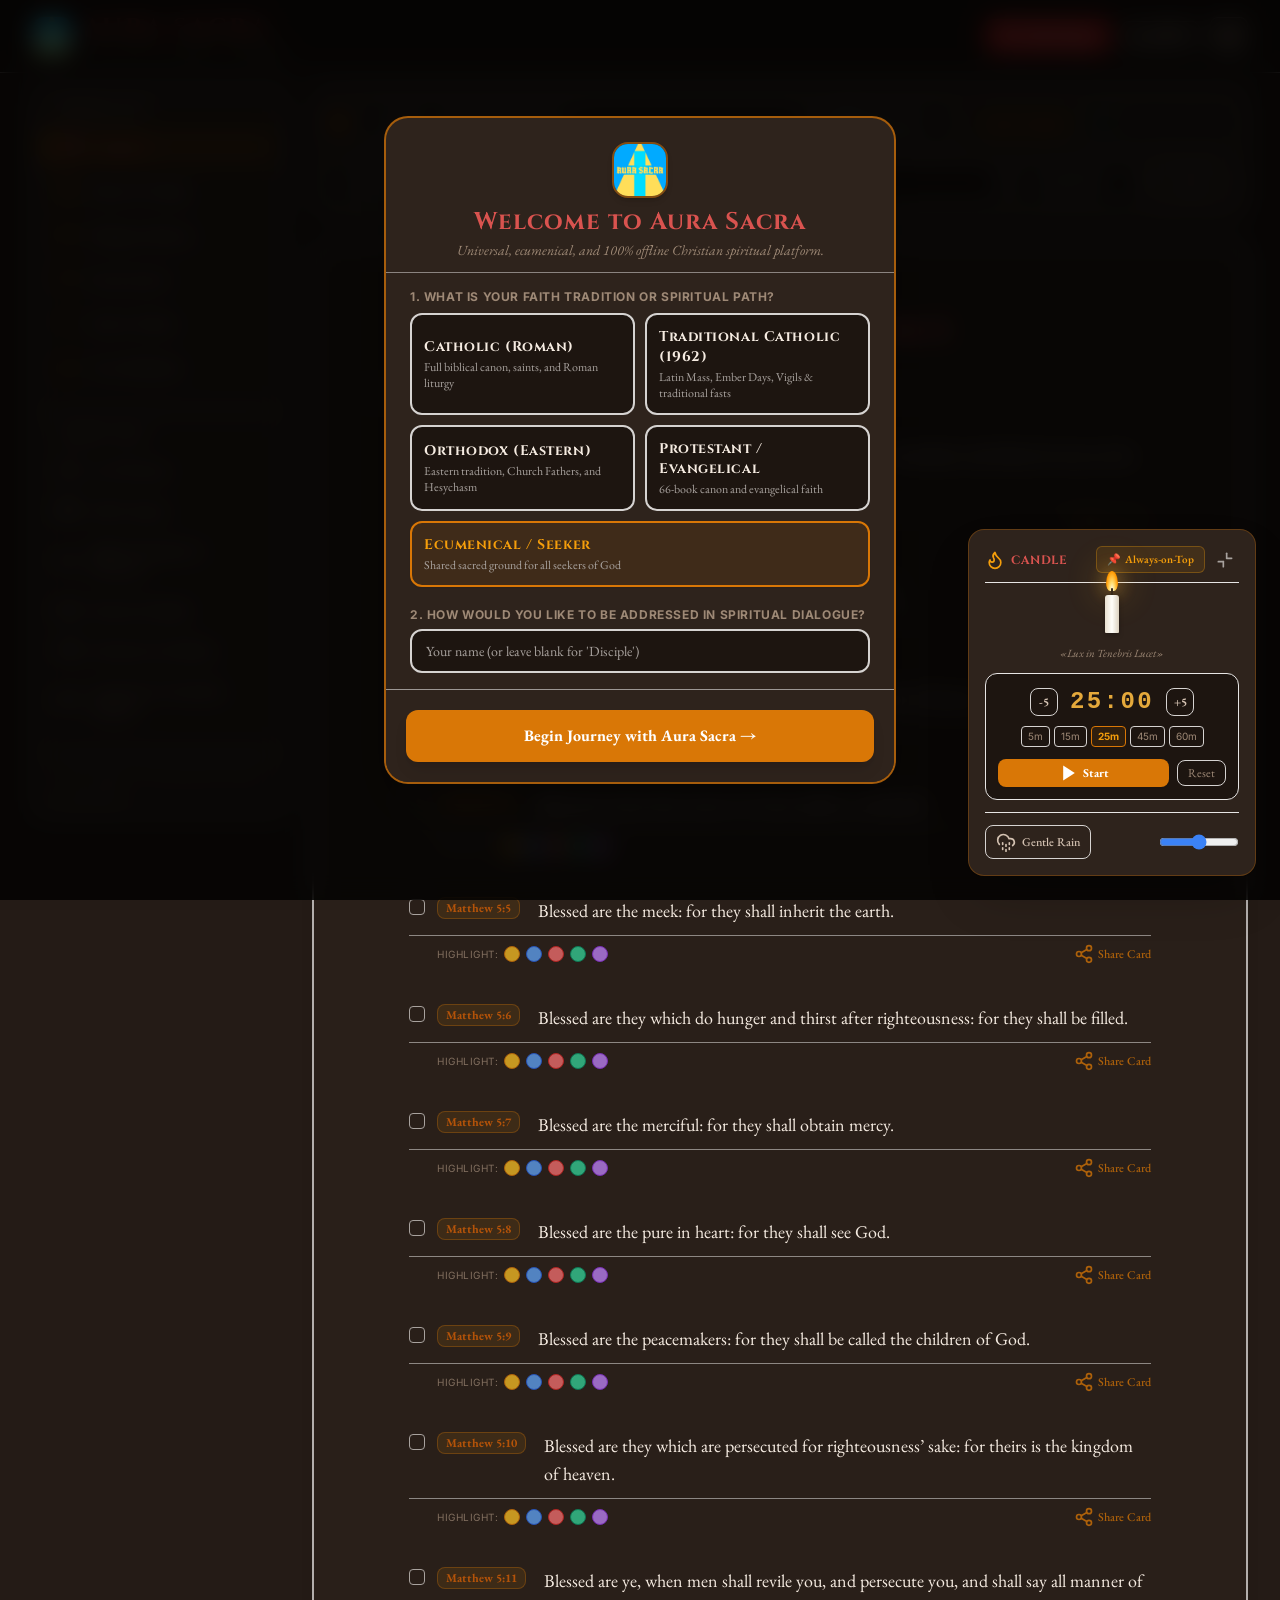
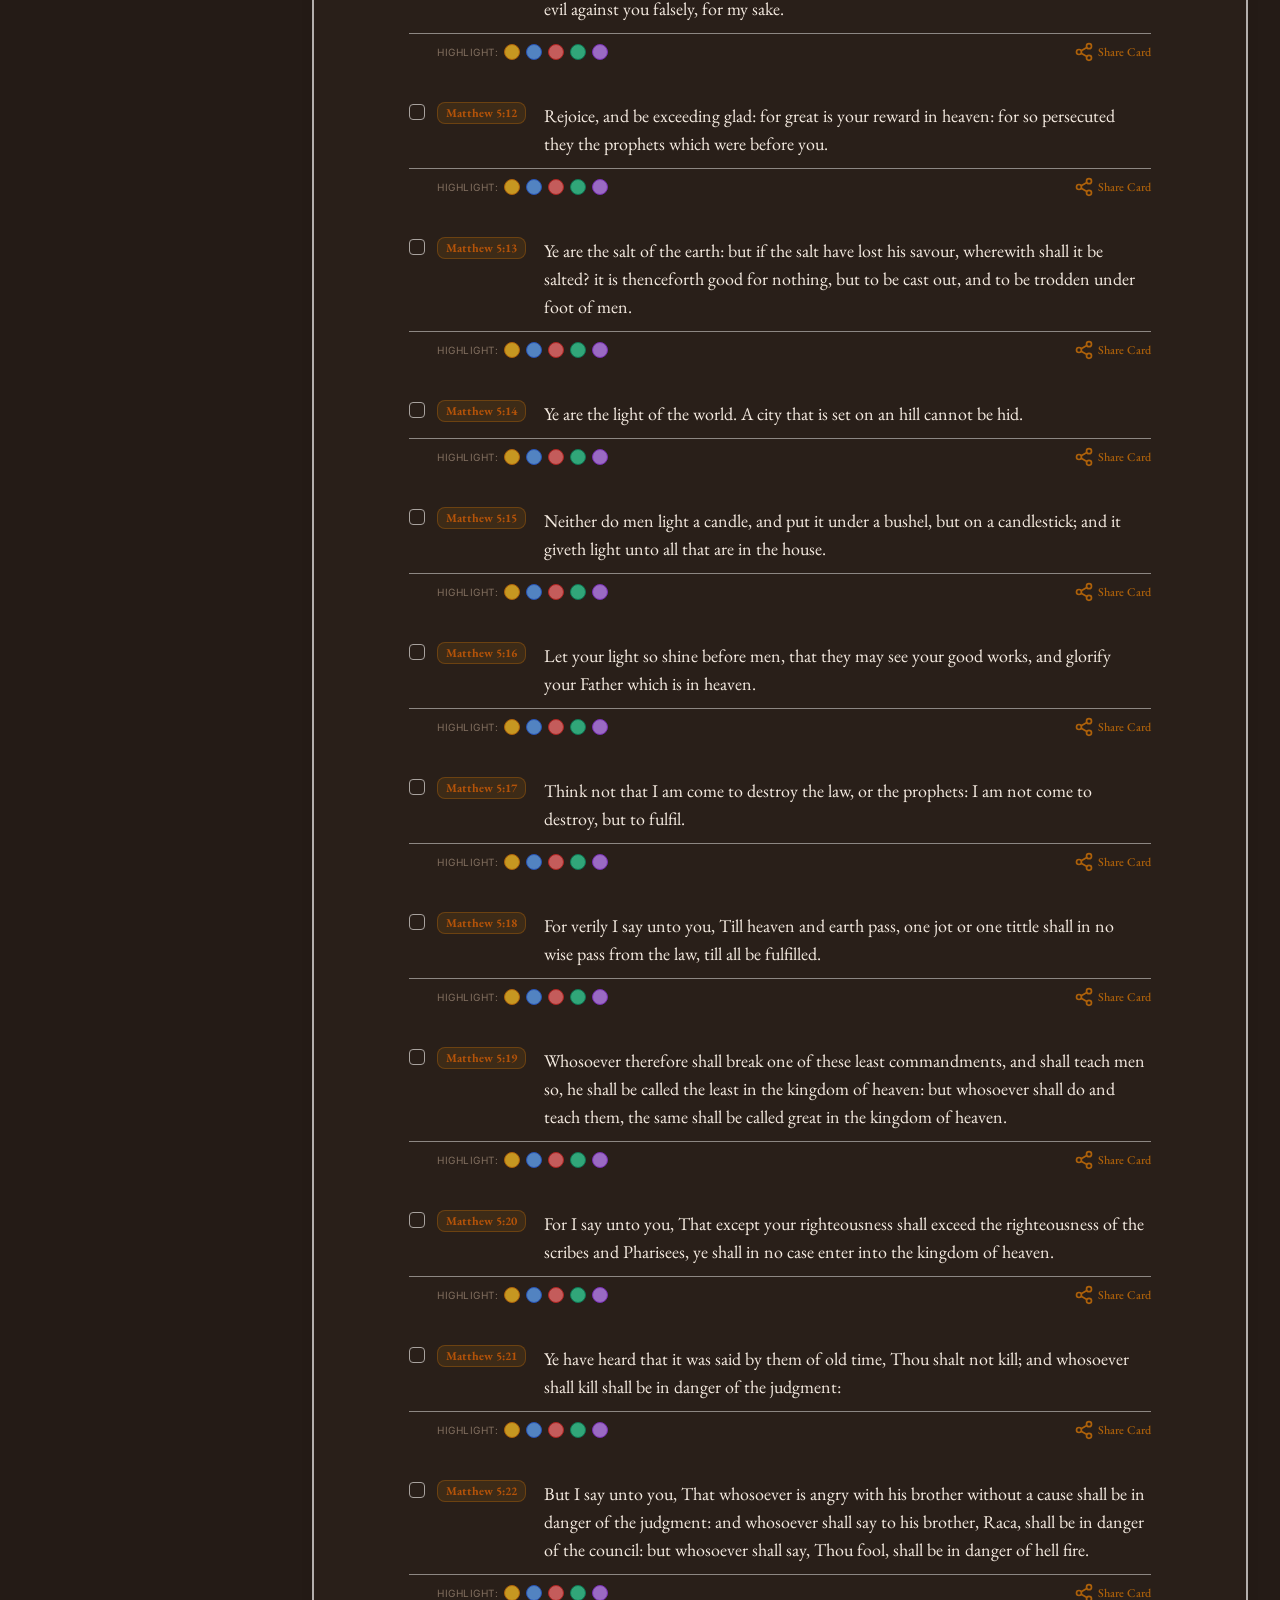
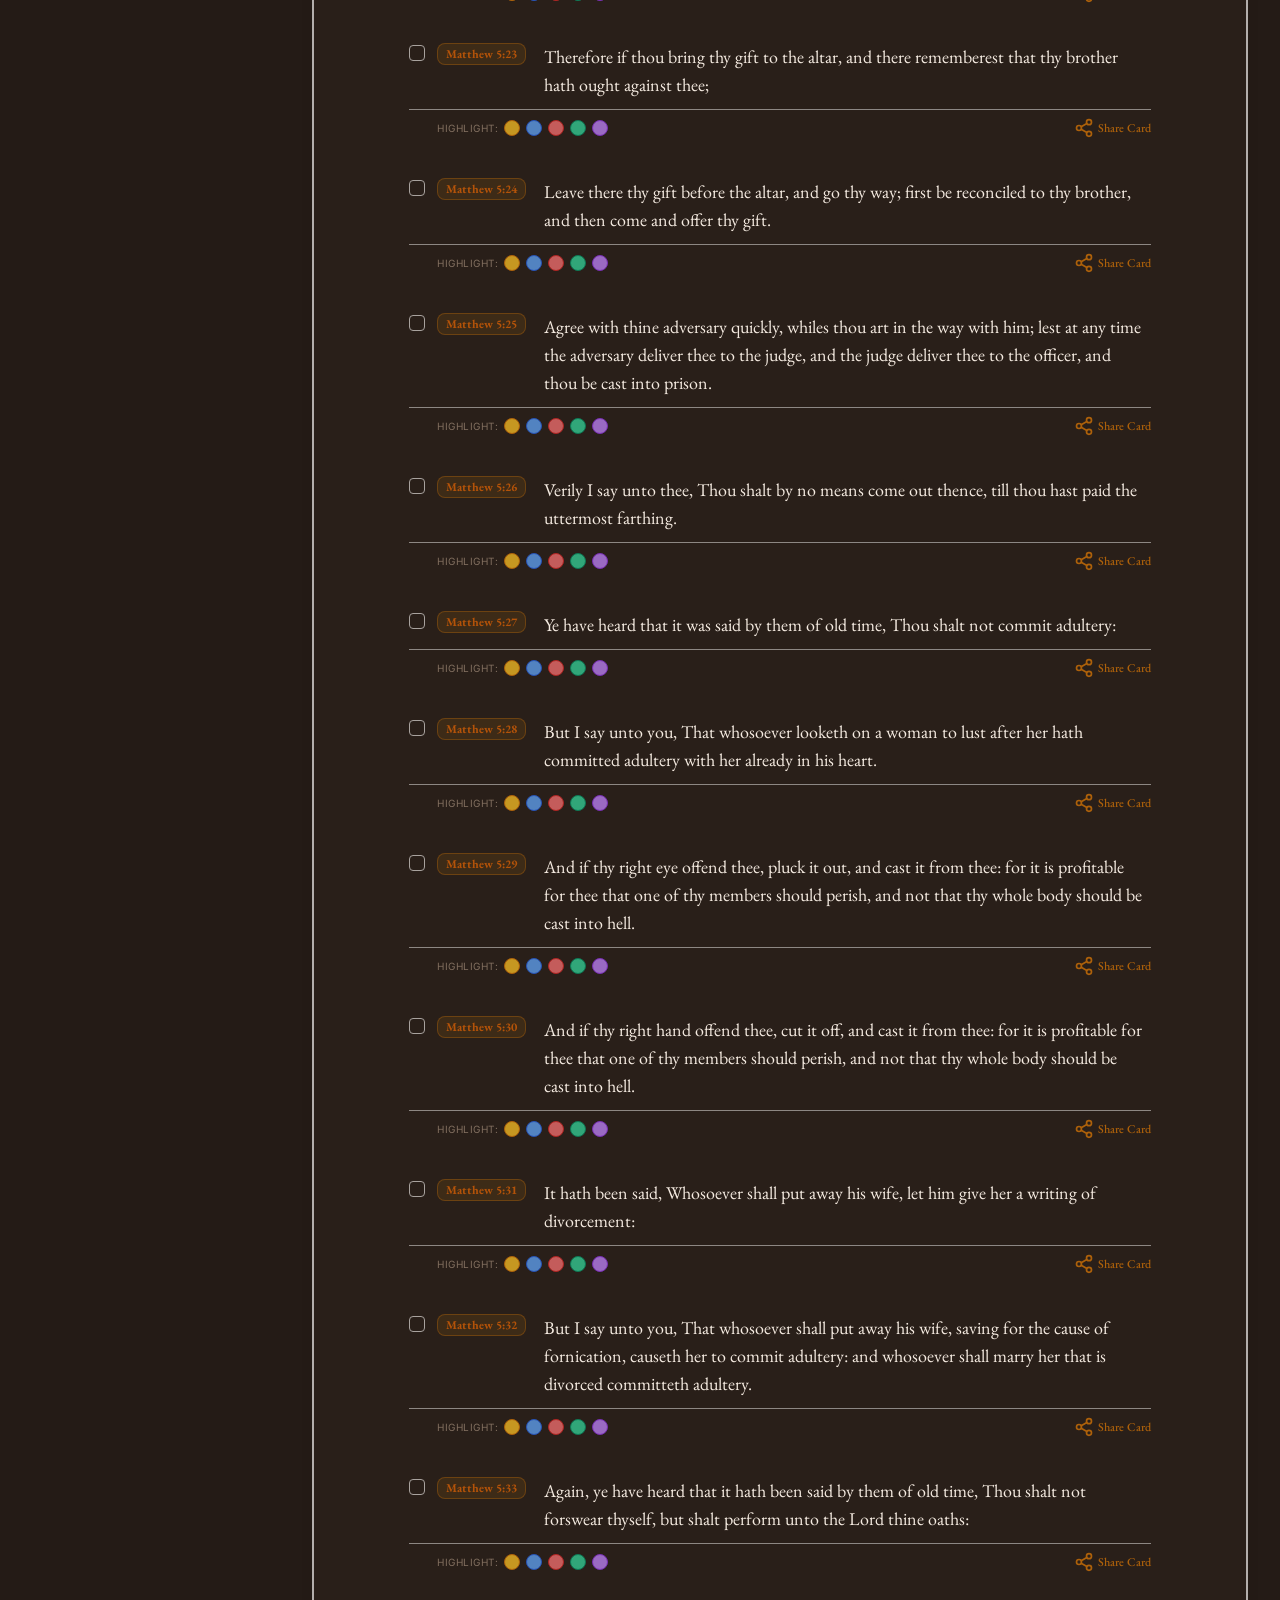
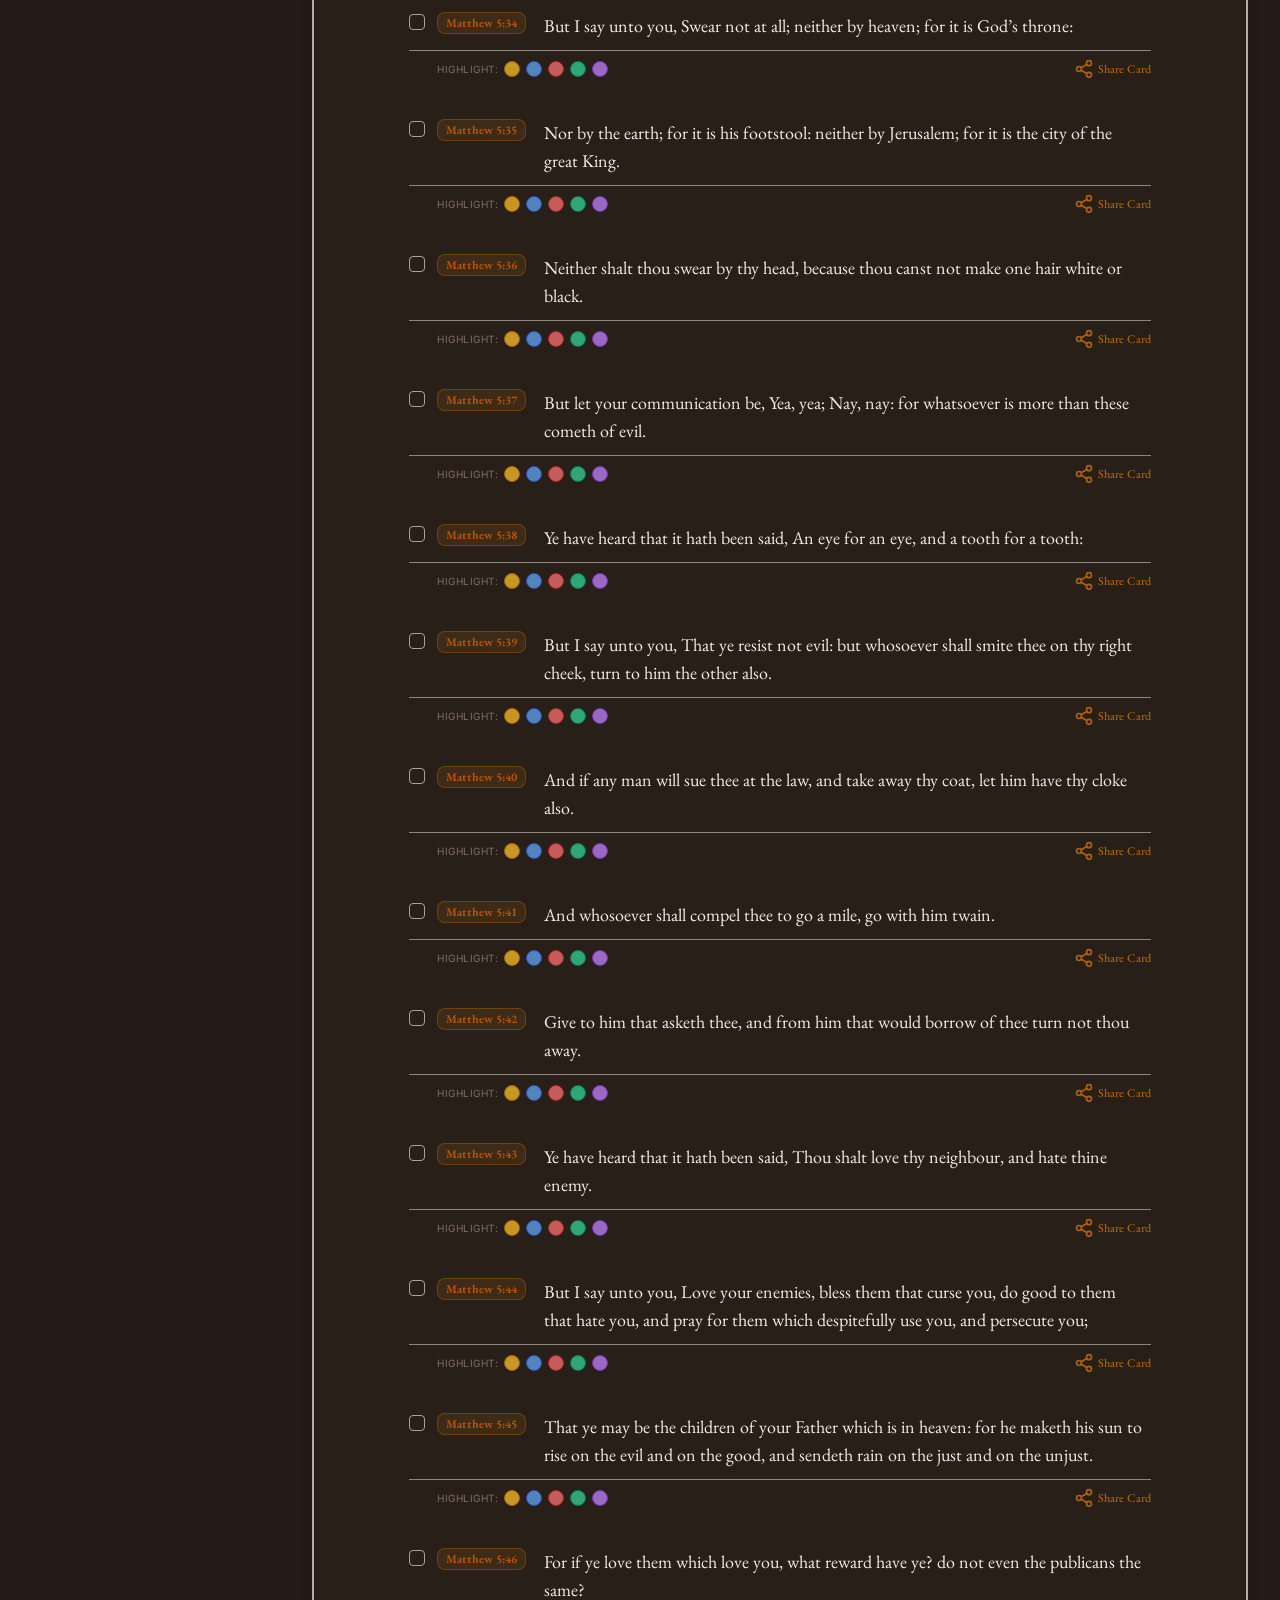
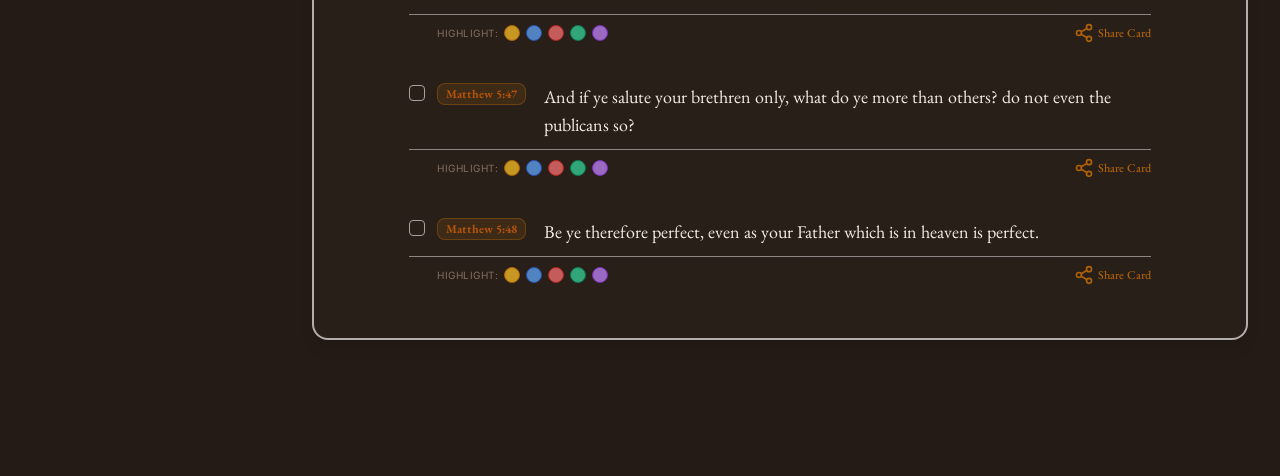
<file: index.html>
<!DOCTYPE html>
<html lang="en" data-theme="dawn">
<head>
  <meta charset="UTF-8">
  <meta name="viewport" content="width=device-width, initial-scale=1.0, maximum-scale=1.0, user-scalable=no, viewport-fit=cover">
  <title>Aura Sacra — Universal Christian Platform</title>
  
  <!-- Prevent Automatic Translation Distortion of Sacred Texts -->
  <meta name="google" content="notranslate">

  <!-- PWA & Mobile Meta Tags -->
  <link rel="manifest" href="./manifest.json">
  <link rel="icon" type="image/png" href="./icons/favicon.png">
  <meta name="theme-color" content="#c69214">
  <meta name="apple-mobile-web-app-capable" content="yes">
  <meta name="apple-mobile-web-app-status-bar-style" content="black-translucent">
  <meta name="apple-mobile-web-app-title" content="Aura Sacra">
  <link rel="apple-touch-icon" href="./icons/icon-192.png">
  
  <!-- Instant Web App Standalone Detection (lowers top bar immediately without layout flash) -->
  <script>
    if (window.navigator.standalone === true || window.matchMedia('(display-mode: standalone)').matches || window.matchMedia('(display-mode: fullscreen)').matches) {
      document.documentElement.classList.add('is-standalone-app');
    }
  </script>

  <!-- Tailwind CSS: Local standalone engine for 100% offline & desktop app resilience -->
  <script src="./js/tailwindcss.js"></script>
  <script>
    if (typeof tailwind !== 'undefined') {
      tailwind.config = {
        darkMode: ['class', '[data-theme="night"]'],
        theme: {
          extend: {
            colors: {
              parchment: {
                light: '#fdfbf7',
                base: '#f6efe2',
                dark: '#241b16',
                night: '#151519'
              },
              sacred: {
                gold: '#c69214',
                vermilion: '#b93b2c',
                blue: '#235789',
                amber: '#e5a93b'
              }
            },
            fontFamily: {
              serif: ['EB Garamond', 'Georgia', 'serif'],
              display: ['Cinzel', 'serif'],
              sans: ['Inter', 'system-ui', 'sans-serif']
            }
          }
        }
      };
    }
  </script>

  <!-- Custom Styles: Circadian themes, manuscript textures, living flame -->
  <link rel="stylesheet" href="./css/style.css">
</head>
<body class="antialiased selection:bg-amber-200 selection:text-amber-900 pb-32 sm:pb-28 md:pb-6">

  <!-- Main Application Root -->
  <div id="app" class="min-h-screen flex flex-col transition-colors duration-700">
    
    <!-- Top Navbar -->
    <header id="navbar-container"></header>

    <!-- Main Content Area: Sidebar + Active View (Desktop & Mobile) -->
    <div class="flex-1 flex max-w-7xl w-full mx-auto px-3 sm:px-6 lg:px-8 py-4 gap-6">
      
      <!-- Desktop Monastic Sidebar (Hidden on Mobile) -->
      <aside id="sidebar-container" class="hidden md:block w-64 flex-shrink-0"></aside>

      <!-- Dynamic Active Tab Content Container -->
      <main id="main-content" class="flex-1 min-w-0 transition-opacity duration-300"></main>
    </div>

    <!-- Mobile Bottom Navigation (Floating Dock, Detached from Bottom) -->
    <nav id="bottom-nav-container" class="md:hidden fixed z-40"></nav>

    <!-- Desktop Floating Living Candle Widget (Always-On-Top) -->
    <div id="floating-candle-container" class="hidden md:block"></div>

    <!-- Modals Container (SOS, Promises, Examination, Schedule, Feedback, Settings, Onboarding, Share Card) -->
    <div id="modals-container"></div>
  </div>

  <!-- Main ES Module Script -->
  <script type="module" src="./js/app.js"></script>

  <!-- Service Worker Registration for PWA Offline Functionality -->
  <script>
    if ('serviceWorker' in navigator) {
      window.addEventListener('load', () => {
        navigator.serviceWorker.register('./sw.js').then((reg) => {
          reg.update().catch(() => {});
        }).catch(err => {
          console.log('SW registration note:', err);
        });
      });
    }
  </script>
</body>
</html>
</file>
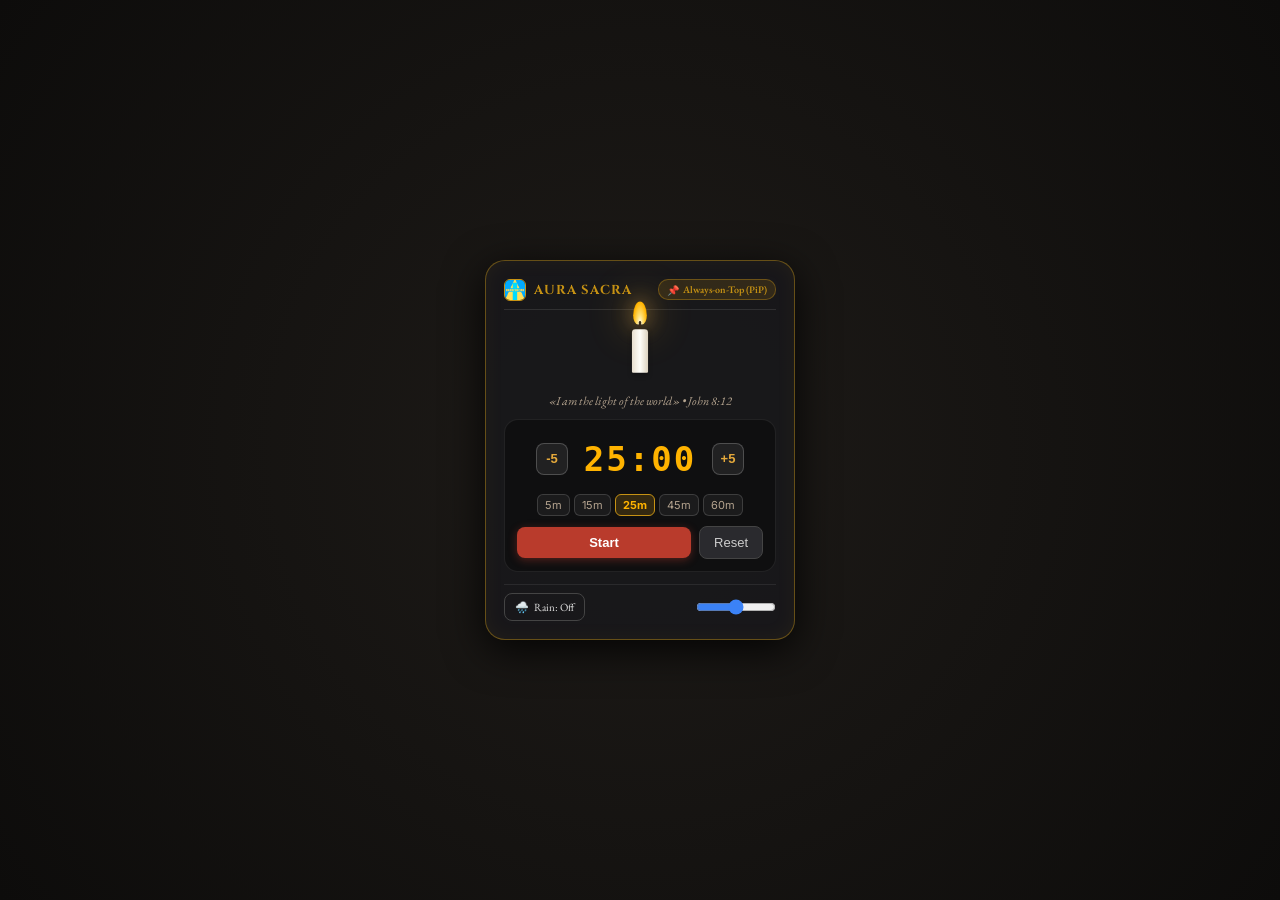
<file: candle-popup.html>
<!DOCTYPE html>
<html lang="en" data-theme="night">
<head>
  <meta charset="UTF-8">
  <meta name="viewport" content="width=device-width, initial-scale=1.0">
  <title>Aura Sacra — Living Candle (Pop-up Focus)</title>
  <link rel="icon" type="image/png" href="./icons/favicon.png">
  <link rel="stylesheet" href="./css/style.css">
  <style>
    body {
      margin: 0;
      padding: 16px;
      min-height: 100vh;
      display: flex;
      flex-direction: column;
      align-items: center;
      justify-content: center;
      background: radial-gradient(circle at center, #1e1b18 0%, #0d0c0b 100%);
      color: #eedfc7;
      user-select: none;
      font-family: var(--font-serif);
      overflow: hidden;
      box-sizing: border-box;
    }
    .popup-card {
      width: 100%;
      max-width: 310px;
      background: rgba(24, 24, 28, 0.96);
      border: 1px solid rgba(198, 146, 20, 0.45);
      border-radius: 20px;
      padding: 18px;
      box-shadow: 0 10px 40px rgba(0, 0, 0, 0.85), inset 0 0 20px rgba(198, 146, 20, 0.06);
      text-align: center;
      box-sizing: border-box;
    }
    .btn-preset {
      background: rgba(255, 255, 255, 0.05);
      border: 1px solid rgba(255, 255, 255, 0.15);
      color: #b5a48f;
      border-radius: 6px;
      padding: 3px 7px;
      font-size: 11px;
      font-family: var(--font-sans);
      cursor: pointer;
      transition: all 0.2s;
    }
    .btn-preset:hover, .btn-preset.active {
      border-color: #c69214;
      background: rgba(198, 146, 20, 0.2);
      color: #ffb300;
      font-weight: bold;
    }
    .btn-step {
      background: rgba(255, 255, 255, 0.08);
      border: 1px solid rgba(255, 255, 255, 0.2);
      color: #e5a93b;
      border-radius: 8px;
      width: 32px;
      height: 32px;
      font-size: 13px;
      font-weight: bold;
      cursor: pointer;
      display: flex;
      align-items: center;
      justify-content: center;
      transition: all 0.15s;
    }
    .btn-step:hover {
      background: rgba(198, 146, 20, 0.25);
      border-color: #c69214;
      transform: scale(1.05);
    }
  </style>
</head>
<body>

  <div class="popup-card">
    
    <!-- Header -->
    <div style="display: flex; align-items: center; justify-content: space-between; border-bottom: 1px solid rgba(255,255,255,0.1); padding-bottom: 8px; margin-bottom: 10px;">
      <div style="display: flex; align-items: center; gap: 8px;">
        <img src="./icons/logo.png" alt="Aura Sacra" style="width: 22px; height: 22px; border-radius: 6px; border: 1px solid #c69214;">
        <span style="font-family: var(--font-display); font-size: 13px; font-weight: bold; color: #c69214; letter-spacing: 1px;">AURA SACRA</span>
      </div>
      <div style="display: flex; align-items: center; gap: 6px;">
        <button id="btn-popup-pip" style="font-size: 10px; font-family: var(--font-sans); color: #c69214; background: rgba(198, 146, 20, 0.15); border: 1px solid rgba(198, 146, 20, 0.4); padding: 3px 8px; border-radius: 10px; font-weight: 600; cursor: pointer; display: flex; align-items: center; gap: 4px; transition: all 0.2s;" title="Pin always on top of all windows and apps (Picture-in-Picture)">
          📌 <span id="pip-btn-text">Always-on-Top (PiP)</span>
        </button>
      </div>
    </div>

    <!-- Animated Living Flame -->
    <div style="padding: 12px 0 8px 0;">
      <div class="candle-wrapper" style="transform: scale(1.15); margin-bottom: 8px;">
        <div class="candle-flame"></div>
        <div class="candle-wick"></div>
        <div class="candle-body"></div>
      </div>
      <p style="font-size: 12px; font-style: italic; color: #b5a48f; margin: 6px 0 0 0;">
        «I am the light of the world» • John 8:12
      </p>
    </div>

    <!-- Timer Controls with Duration Modifiers -->
    <div style="background: rgba(0,0,0,0.35); border-radius: 14px; padding: 12px; margin-bottom: 12px; border: 1px solid rgba(255,255,255,0.08);">
      
      <!-- Modifier Row (-5m, Display, +5m) -->
      <div style="display: flex; align-items: center; justify-content: center; gap: 12px; margin-bottom: 8px;">
        <button id="btn-popup-sub5" class="btn-step" title="Subtract 5 minutes">-5</button>
        
        <div id="popup-timer-display" style="font-family: monospace; font-size: 34px; font-weight: bold; color: #ffb300; letter-spacing: 2px; min-width: 120px;">
          25:00
        </div>
        
        <button id="btn-popup-add5" class="btn-step" title="Add 5 minutes">+5</button>
      </div>

      <!-- Presets Row (5m, 15m, 25m, 45m, 60m) -->
      <div style="display: flex; align-items: center; justify-content: center; gap: 4px; margin-bottom: 10px;">
        <button class="btn-preset" data-min="5">5m</button>
        <button class="btn-preset" data-min="15">15m</button>
        <button class="btn-preset active" data-min="25">25m</button>
        <button class="btn-preset" data-min="45">45m</button>
        <button class="btn-preset" data-min="60">60m</button>
      </div>

      <!-- Action Buttons (Start / Pause, Reset) -->
      <div style="display: flex; align-items: center; justify-content: center; gap: 8px;">
        <button id="btn-popup-toggle" style="flex: 1; background: #b93b2c; color: white; border: none; border-radius: 8px; padding: 8px 14px; font-size: 13px; font-weight: bold; cursor: pointer; box-shadow: 0 2px 8px rgba(185,59,44,0.4); transition: background 0.2s;">
          Start
        </button>
        <button id="btn-popup-reset" style="background: #2a2a2e; color: #ccc; border: 1px solid #444; border-radius: 8px; padding: 8px 14px; font-size: 13px; cursor: pointer; transition: background 0.2s;">
          Reset
        </button>
      </div>
    </div>

    <!-- Procedural Rain Sound Controller -->
    <div style="display: flex; align-items: center; justify-content: space-between; gap: 8px; padding-top: 8px; border-top: 1px solid rgba(255,255,255,0.08);">
      <button id="btn-popup-rain" style="background: transparent; border: 1px solid #444; color: #ddd; border-radius: 8px; padding: 6px 10px; font-size: 11px; cursor: pointer; display: flex; align-items: center; gap: 5px; font-family: var(--font-sans);">
        🌧️ <span id="rain-text">Rain: Off</span>
      </button>

      <input type="range" id="popup-rain-vol" min="0" max="1" step="0.05" value="0.5" style="width: 80px; accent-color: #3b82f6; cursor: pointer;" title="Rain Volume">
    </div>

  </div>

  <script type="module">
    import { toggleRain, isPlayingRain, setRainVolume, playMonasticBell } from './js/audio-engine.js';
    import { initI18n, t } from './js/i18n.js';

    await initI18n();

    let initialSeconds = 25 * 60;
    let seconds = 25 * 60;
    let timer = null;
    let running = false;

    const display = document.getElementById('popup-timer-display');
    const toggleBtn = document.getElementById('btn-popup-toggle');
    const resetBtn = document.getElementById('btn-popup-reset');
    const sub5Btn = document.getElementById('btn-popup-sub5');
    const add5Btn = document.getElementById('btn-popup-add5');
    const presetBtns = document.querySelectorAll('.btn-preset');
    const rainBtn = document.getElementById('btn-popup-rain');
    const rainText = document.getElementById('rain-text');
    const rainVol = document.getElementById('popup-rain-vol');
    const pipBtn = document.getElementById('btn-popup-pip');
    const pipBtnText = document.getElementById('pip-btn-text');

    // Apply i18n initial texts
    if (pipBtn) pipBtn.title = t('focus.pipTooltip', 'Pin always on top of all windows and apps (Picture-in-Picture)');
    if (pipBtnText) pipBtnText.textContent = t('focus.pipBtn', 'Always-on-Top (PiP)');
    if (sub5Btn) sub5Btn.title = t('focus.sub5Tooltip', 'Subtract 5 minutes');
    if (add5Btn) add5Btn.title = t('focus.add5Tooltip', 'Add 5 minutes');
    if (resetBtn) resetBtn.textContent = t('focus.reset', 'Reset');
    if (rainVol) rainVol.title = t('focus.volume', 'Volume:');

    function update() {
      const m = Math.floor(seconds / 60);
      const s = seconds % 60;
      display.textContent = `${String(m).padStart(2, '0')}:${String(s).padStart(2, '0')}`;
      toggleBtn.textContent = running ? t('focus.pause', 'Pause') : t('focus.start', 'Start');
      toggleBtn.style.background = running ? '#d97706' : '#b93b2c';

      presetBtns.forEach(btn => {
        const min = parseInt(btn.getAttribute('data-min'));
        if (min * 60 === initialSeconds) {
          btn.classList.add('active');
        } else {
          btn.classList.remove('active');
        }
      });
    }

    toggleBtn.addEventListener('click', () => {
      if (running) {
        clearInterval(timer);
        running = false;
      } else {
        running = true;
        timer = setInterval(() => {
          if (seconds > 0) {
            seconds--;
            update();
          } else {
            clearInterval(timer);
            running = false;
            playMonasticBell();
            alert(t('focus.sessionFinished', 'Aura Sacra: Session finished! Praise God for your labor and rest a moment.'));
            seconds = initialSeconds;
            update();
          }
        }, 1000);
      }
      update();
    });

    resetBtn.addEventListener('click', () => {
      clearInterval(timer);
      running = false;
      seconds = initialSeconds;
      update();
    });

    sub5Btn.addEventListener('click', () => {
      if (seconds > 5 * 60) {
        seconds -= 5 * 60;
      } else {
        seconds = 60; // minimum 1 min
      }
      if (!running) {
        initialSeconds = seconds;
      }
      update();
    });

    add5Btn.addEventListener('click', () => {
      seconds += 5 * 60;
      if (!running) {
        initialSeconds = seconds;
      }
      update();
    });

    presetBtns.forEach(btn => {
      btn.addEventListener('click', () => {
        const min = parseInt(btn.getAttribute('data-min'));
        clearInterval(timer);
        running = false;
        initialSeconds = min * 60;
        seconds = initialSeconds;
        update();
      });
    });

    rainBtn.addEventListener('click', () => {
      const active = toggleRain();
      rainText.textContent = active ? t('focus.rainActive', 'Rain: Active') : t('focus.rainOff', 'Rain: Off');
      rainBtn.style.borderColor = active ? '#3b82f6' : '#444';
      rainBtn.style.color = active ? '#60a5fa' : '#ddd';
    });

    rainVol.addEventListener('input', (e) => {
      setRainVolume(parseFloat(e.target.value));
    });

    // Document Picture-in-Picture for Always-on-top foreground pinning
    const pipBtn = document.getElementById('btn-popup-pip');
    if (pipBtn) {
      if ('documentPictureInPicture' in window) {
        pipBtn.addEventListener('click', async () => {
          try {
            const pipWin = await window.documentPictureInPicture.requestWindow({
              width: 330,
              height: 520
            });

            // Copy stylesheets
            [...document.styleSheets].forEach((sheet) => {
              try {
                if (sheet.href) {
                  const link = document.createElement('link');
                  link.rel = 'stylesheet';
                  link.href = sheet.href;
                  pipWin.document.head.appendChild(link);
                } else if (sheet.cssRules) {
                  const style = document.createElement('style');
                  style.textContent = [...sheet.cssRules].map(r => r.cssText).join('\n');
                  pipWin.document.head.appendChild(style);
                }
              } catch (e) {
                if (sheet.href) {
                  const link = document.createElement('link');
                  link.rel = 'stylesheet';
                  link.href = sheet.href;
                  pipWin.document.head.appendChild(link);
                }
              }
            });

            const card = document.querySelector('.popup-card');
            pipWin.document.body.appendChild(card);
            pipWin.document.body.style.margin = '0';
            pipWin.document.body.style.padding = '14px';
            pipWin.document.body.style.minHeight = '100vh';
            pipWin.document.body.style.display = 'flex';
            pipWin.document.body.style.alignItems = 'center';
            pipWin.document.body.style.justifyContent = 'center';
            pipWin.document.body.style.background = 'radial-gradient(circle at center, #1e1b18 0%, #0d0c0b 100%)';
            pipWin.document.body.style.color = '#eedfc7';
            pipWin.document.body.style.boxSizing = 'border-box';
            pipWin.document.body.style.overflow = 'hidden';

            pipBtn.style.display = 'none';

            pipWin.addEventListener('pagehide', () => {
              document.body.appendChild(card);
              pipBtn.style.display = 'inline-flex';
            });
          } catch (err) {
            console.warn('PiP error in popup:', err);
          }
        });
      } else {
        pipBtn.title = t('focus.pipNotSupported', 'In this browser Always-on-top PiP is not supported. Use Chrome or Edge.');
      }
    }

    update();
  </script>
</body>
</html>
</file>
<file: css/style.css>
@import url('https://fonts.googleapis.com/css2?family=Cinzel:wght@400;600;700;900&family=EB+Garamond:ital,wght@0,400;0,500;0,600;0,700;1,400;1,600&family=Inter:wght@300;400;500;600&display=swap');

:root {
  /* Default: Dawn / Aurora (06:00 - 11:59) */
  --bg-primary: #fcf9f2;
  --bg-secondary: #f4eee1;
  --bg-card: #f9f5ec;
  --bg-parchment: #fdfbf7;
  --text-primary: #2a241e;
  --text-secondary: #6e6255;
  --text-muted: #9c8e80;
  --border-color: #e5dac9;
  --accent-gold: #c69214;
  --accent-gold-glow: rgba(198, 146, 20, 0.25);
  --accent-vermilion: #b93b2c;
  --accent-blue: #235789;
  --candle-flame: #ffb833;
  --card-shadow: 0 4px 20px -2px rgba(90, 70, 40, 0.08);
  --font-serif: 'EB Garamond', Georgia, serif;
  --font-display: 'Cinzel', serif;
  --font-sans: 'Inter', system-ui, sans-serif;
}

[data-theme="midday"] {
  /* Midday / Scriptorium (12:00 - 17:59) */
  --bg-primary: #f6efe2;
  --bg-secondary: #ede1ce;
  --bg-card: #f0e6d5;
  --bg-parchment: #f7f1e6;
  --text-primary: #1f1a14;
  --text-secondary: #5e5243;
  --text-muted: #8d7e6c;
  --border-color: #d8c7af;
  --accent-gold: #b37d0e;
  --accent-gold-glow: rgba(179, 125, 14, 0.25);
  --accent-vermilion: #aa2f20;
  --accent-blue: #1c4b78;
  --candle-flame: #ffa726;
  --card-shadow: 0 6px 24px -4px rgba(80, 60, 30, 0.12);
}

[data-theme="sunset"] {
  /* Sunset / Vespers (18:00 - 21:59) */
  --bg-primary: #241b16;
  --bg-secondary: #1d1510;
  --bg-card: #2e231c;
  --bg-parchment: #291f19;
  --text-primary: #f5ebe1;
  --text-secondary: #d4c2b2;
  --text-muted: #9e8976;
  --border-color: #4a3a2e;
  --accent-gold: #e5a93b;
  --accent-gold-glow: rgba(229, 169, 59, 0.3);
  --accent-vermilion: #d9534f;
  --accent-blue: #4a90e2;
  --candle-flame: #ff9800;
  --card-shadow: 0 8px 30px rgba(0, 0, 0, 0.35);
}

[data-theme="night"] {
  /* Night / Compline (22:00 - 05:59) */
  --bg-primary: #121214;
  --bg-secondary: #0c0c0e;
  --bg-card: #18181c;
  --bg-parchment: #151519;
  --text-primary: #eedfc7;
  --text-secondary: #baaa93;
  --text-muted: #7d705e;
  --border-color: #2e2c34;
  --accent-gold: #d4a34b;
  --accent-gold-glow: rgba(212, 163, 75, 0.28);
  --accent-vermilion: #c94a3e;
  --accent-blue: #5b92e5;
  --candle-flame: #ffb300;
  --card-shadow: 0 8px 32px rgba(0, 0, 0, 0.55);
}

* {
  box-sizing: border-box;
  margin: 0;
  padding: 0;
  -webkit-tap-highlight-color: transparent;
}

/* Core element reset & image bounding protection */
img, svg, video, canvas, audio, iframe, embed, object {
  display: inline-block;
  vertical-align: middle;
}

img, video {
  max-width: 100%;
  height: auto;
}

/* Specific protection for brand logo to prevent layout blowing up */
#nav-brand img {
  width: 2.25rem !important;
  height: 2.25rem !important;
  max-width: 2.5rem !important;
  max-height: 2.5rem !important;
  border-radius: 0.75rem;
  object-fit: cover;
  flex-shrink: 0;
}

@media (min-width: 640px) {
  #nav-brand img {
    width: 2.5rem !important;
    height: 2.5rem !important;
  }
}

/* Critical fallback dimensions for icons and common sizing classes */
svg {
  display: inline-block;
  flex-shrink: 0;
}
svg:not([width]) {
  width: 1.25rem;
  height: 1.25rem;
}

.w-3 { width: 0.75rem; }
.h-3 { height: 0.75rem; }
.w-3\.5 { width: 0.875rem; }
.h-3\.5 { height: 0.875rem; }
.w-4 { width: 1rem; }
.h-4 { height: 1rem; }
.w-5 { width: 1.25rem; }
.h-5 { height: 1.25rem; }
.w-6 { width: 1.5rem; }
.h-6 { height: 1.5rem; }
.w-8 { width: 2rem; }
.h-8 { height: 2rem; }
.w-10 { width: 2.5rem; }
.h-10 { height: 2.5rem; }
.w-12 { width: 3rem; }
.h-12 { height: 3rem; }
.w-16 { width: 4rem; }
.h-16 { height: 4rem; }
.flex-shrink-0 { flex-shrink: 0; }

body {
  font-family: var(--font-serif);
  background-color: var(--bg-primary);
  color: var(--text-primary);
  min-height: 100vh;
  transition: background-color 0.8s ease, color 0.8s ease;
  line-height: 1.6;
  overflow-x: hidden;
  user-select: text;
}

h1, h2, h3, .font-display {
  font-family: var(--font-display);
  letter-spacing: 0.04em;
}

p, span, div, .font-serif {
  font-family: var(--font-serif);
}

.font-sans {
  font-family: var(--font-sans);
}

/* Custom Scrollbars */
::-webkit-scrollbar {
  width: 7px;
  height: 7px;
}
::-webkit-scrollbar-track {
  background: var(--bg-secondary);
}
::-webkit-scrollbar-thumb {
  background: var(--border-color);
  border-radius: 4px;
}
::-webkit-scrollbar-thumb:hover {
  background: var(--accent-gold);
}

/* Sacred Texture & Watermark */
.parchment-border {
  border: 1px solid var(--border-color);
  box-shadow: inset 0 0 30px rgba(0, 0, 0, 0.02), var(--card-shadow);
}

.sacred-cross-watermark {
  background-image: radial-gradient(var(--accent-gold-glow) 1px, transparent 1px);
  background-size: 24px 24px;
}

/* Illuminated Initial Capital */
.illuminated-initial {
  float: left;
  font-family: var(--font-display);
  font-size: 3.4rem;
  line-height: 0.85;
  padding-top: 4px;
  padding-right: 10px;
  padding-bottom: 2px;
  color: var(--accent-vermilion);
  font-weight: 700;
  text-shadow: 1px 1px 0px rgba(198, 146, 20, 0.3);
}

/* Candle Flame Animation */
.candle-wrapper {
  position: relative;
  display: inline-block;
}

.candle-body {
  width: 14px;
  height: 38px;
  background: linear-gradient(to right, #e8dfcf, #fffef9, #dcd2bf);
  border-radius: 3px 3px 1px 1px;
  box-shadow: 0 2px 5px rgba(0,0,0,0.25);
  position: relative;
  margin: 0 auto;
}

.candle-wick {
  position: absolute;
  top: -7px;
  left: 50%;
  transform: translateX(-50%);
  width: 2px;
  height: 8px;
  background: #3a2c1a;
  border-radius: 1px;
}

.candle-flame {
  position: absolute;
  top: -24px;
  left: 50%;
  transform: translateX(-50%);
  width: 12px;
  height: 20px;
  background: radial-gradient(ellipse at bottom, #fff 0%, #ffdf73 30%, var(--candle-flame) 70%, rgba(255, 100, 0, 0.2) 100%);
  border-radius: 50% 50% 35% 35% / 60% 60% 40% 40%;
  box-shadow: 0 0 16px 4px var(--accent-gold-glow), 0 0 35px 8px rgba(255, 180, 40, 0.2);
  animation: flame-flicker 1.8s infinite ease-in-out alternate;
  transform-origin: center bottom;
}

@keyframes flame-flicker {
  0% {
    transform: translateX(-50%) rotate(-1deg) scale(1, 1);
    opacity: 0.95;
  }
  25% {
    transform: translateX(-50%) rotate(2deg) scale(1.05, 0.96);
    opacity: 1;
  }
  50% {
    transform: translateX(-50%) rotate(-2deg) scale(0.96, 1.04);
    opacity: 0.92;
  }
  75% {
    transform: translateX(-50%) rotate(1.5deg) scale(1.02, 1);
    opacity: 0.98;
  }
  100% {
    transform: translateX(-50%) rotate(-0.5deg) scale(0.98, 1.02);
    opacity: 0.96;
  }
}

/* Subtle Breathing Animation for SOS */
@keyframes heart-pulse {
  0% { transform: scale(1); box-shadow: 0 0 0 0 rgba(185, 59, 44, 0.4); }
  50% { transform: scale(1.08); box-shadow: 0 0 0 14px rgba(185, 59, 44, 0); }
  100% { transform: scale(1); box-shadow: 0 0 0 0 rgba(185, 59, 44, 0); }
}

.sos-breathing {
  animation: heart-pulse 4s infinite ease-in-out;
}

/* Verse Highlight Colors */
.hl-gold {
  background-color: rgba(234, 179, 8, 0.28);
  border-bottom: 2px solid #eab308;
}
.hl-blue {
  background-color: rgba(59, 130, 246, 0.28);
  border-bottom: 2px solid #3b82f6;
}
.hl-red {
  background-color: rgba(239, 68, 68, 0.28);
  border-bottom: 2px solid #ef4444;
}
.hl-green {
  background-color: rgba(34, 197, 94, 0.28);
  border-bottom: 2px solid #22c55e;
}
.hl-purple {
  background-color: rgba(168, 85, 247, 0.28);
  border-bottom: 2px solid #a855f7;
}

/* Desktop Floating Always-on-top Widget */
.floating-candle-widget {
  position: fixed;
  bottom: 24px;
  right: 24px;
  z-index: 9999;
  background: var(--bg-card);
  border: 1px solid var(--border-color);
  border-radius: 16px;
  box-shadow: 0 12px 36px rgba(0, 0, 0, 0.35);
  backdrop-filter: blur(12px);
  transition: all 0.3s cubic-bezier(0.16, 1, 0.3, 1);
}

.floating-candle-widget.minimized {
  width: 58px;
  height: 58px;
  border-radius: 50%;
  overflow: hidden;
  padding: 0;
  display: flex;
  align-items: center;
  justify-content: center;
}

/* Mobile Safe Areas & Input Form Elements */
select {
  text-overflow: ellipsis;
  max-width: 100%;
}

@supports (padding-bottom: env(safe-area-inset-bottom)) {
  .pb-safe {
    padding-bottom: max(1.25rem, calc(env(safe-area-inset-bottom, 0px) + 1rem));
  }
}

/* ==========================================================================
   Web App (PWA) Standalone Mobile Display Mode
   When running as an installed Web App on iOS or Android, lower the top bar
   so it clears the status bar, notch, and Dynamic Island.
   ========================================================================== */
#navbar-container {
  width: 100%;
  background-color: var(--bg-secondary);
  transition: padding-top 0.3s ease, background-color 0.5s ease;
}

/* ==========================================================================
   Mobile Floating Bottom Navigation Dock (Detached from bottom / Non attaccata al fondo)
   ========================================================================== */
#bottom-nav-container {
  position: fixed;
  left: 10px;
  right: 10px;
  max-width: 440px;
  margin-left: auto;
  margin-right: auto;
  bottom: calc(env(safe-area-inset-bottom, 0px) + 10px);
  z-index: 40;
  pointer-events: none;
  transition: bottom 0.3s cubic-bezier(0.16, 1, 0.3, 1);
}

#bottom-nav-container > * {
  pointer-events: auto;
}

@media all and (display-mode: standalone), (display-mode: fullscreen), (display-mode: minimal-ui) {
  #navbar-container {
    padding-top: max(28px, env(safe-area-inset-top, 0px));
  }

  #bottom-nav-container {
    bottom: calc(env(safe-area-inset-bottom, 0px) + 16px);
  }
}

html.is-standalone-app #navbar-container {
  padding-top: max(28px, env(safe-area-inset-top, 0px));
}

html.is-standalone-app #bottom-nav-container {
  bottom: calc(env(safe-area-inset-bottom, 0px) + 16px);
}

/* Sacred Scripture Shield: Guarantees browser translation engines do not alter sacred Word */
.notranslate,
[translate="no"] {
  /* W3C & Google Translate marker to protect canonical biblical verses from machine corruption */
}

/* ==========================================================================
   Offline / Airplane Mode CSS Fallback Layer
   Guarantees visual structure and layout integrity even if CDN is unreachable
   ========================================================================== */
.flex { display: flex; }
.inline-flex { display: inline-flex; }
.flex-col { flex-direction: column; }
.flex-row { flex-direction: row; }
.flex-wrap { flex-wrap: wrap; }
.flex-1 { flex: 1 1 0%; }
.flex-shrink-0 { flex-shrink: 0; }
.items-center { align-items: center; }
.items-start { align-items: flex-start; }
.items-end { align-items: flex-end; }
.justify-between { justify-content: space-between; }
.justify-center { justify-content: center; }
.justify-around { justify-content: space-around; }

.grid { display: grid; }
.grid-cols-1 { grid-template-columns: repeat(1, minmax(0, 1fr)); }
.grid-cols-2 { grid-template-columns: repeat(2, minmax(0, 1fr)); }
.grid-cols-3 { grid-template-columns: repeat(3, minmax(0, 1fr)); }
.grid-cols-7 { grid-template-columns: repeat(7, minmax(0, 1fr)); }

.gap-1 { gap: 0.25rem; }
.gap-1\.5 { gap: 0.375rem; }
.gap-2 { gap: 0.5rem; }
.gap-2\.5 { gap: 0.625rem; }
.gap-3 { gap: 0.75rem; }
.gap-4 { gap: 1rem; }
.gap-5 { gap: 1.25rem; }
.gap-6 { gap: 1.5rem; }

.w-full { width: 100%; }
.h-full { height: 100%; }
.min-h-screen { min-height: 100vh; }
.max-w-7xl { max-width: 80rem; }
.max-w-5xl { max-width: 64rem; }
.max-w-2xl { max-width: 42rem; }
.max-w-xl { max-width: 36rem; }
.max-w-lg { max-width: 32rem; }
.mx-auto { margin-left: auto; margin-right: auto; }

.p-1 { padding: 0.25rem; }
.p-1\.5 { padding: 0.375rem; }
.p-2 { padding: 0.5rem; }
.p-2\.5 { padding: 0.625rem; }
.p-3 { padding: 0.75rem; }
.p-3\.5 { padding: 0.875rem; }
.p-4 { padding: 1rem; }
.p-5 { padding: 1.25rem; }
.p-6 { padding: 1.5rem; }
.p-7 { padding: 1.75rem; }
.p-8 { padding: 2rem; }
.px-2 { padding-left: 0.5rem; padding-right: 0.5rem; }
.px-2\.5 { padding-left: 0.625rem; padding-right: 0.625rem; }
.px-3 { padding-left: 0.75rem; padding-right: 0.75rem; }
.px-4 { padding-left: 1rem; padding-right: 1rem; }
.px-6 { padding-left: 1.5rem; padding-right: 1.5rem; }
.py-0\.5 { padding-top: 0.125rem; padding-bottom: 0.125rem; }
.py-1 { padding-top: 0.25rem; padding-bottom: 0.25rem; }
.py-1\.5 { padding-top: 0.375rem; padding-bottom: 0.375rem; }
.py-2 { padding-top: 0.5rem; padding-bottom: 0.5rem; }
.py-2\.5 { padding-top: 0.625rem; padding-bottom: 0.625rem; }
.py-3 { padding-top: 0.75rem; padding-bottom: 0.75rem; }
.py-4 { padding-top: 1rem; padding-bottom: 1rem; }

.space-y-1 > * + * { margin-top: 0.25rem; }
.space-y-2 > * + * { margin-top: 0.5rem; }
.space-y-3 > * + * { margin-top: 0.75rem; }
.space-y-4 > * + * { margin-top: 1rem; }
.space-y-5 > * + * { margin-top: 1.25rem; }
.space-y-6 > * + * { margin-top: 1.5rem; }

.rounded-lg { border-radius: 0.5rem; }
.rounded-xl { border-radius: 0.75rem; }
.rounded-2xl { border-radius: 1rem; }
.rounded-3xl { border-radius: 1.5rem; }
.rounded-full { border-radius: 9999px; }

.border { border-width: 1px; border-style: solid; border-color: var(--border-color); }
.border-2 { border-width: 2px; border-style: solid; border-color: var(--border-color); }
.border-t { border-top-width: 1px; border-top-style: solid; }
.border-b { border-bottom-width: 1px; border-bottom-style: solid; }
.border-l { border-left-width: 1px; border-left-style: solid; }

.hidden { display: none; }
.block { display: block; }
.inline-block { display: inline-block; }
.relative { position: relative; }
.absolute { position: absolute; }
.fixed { position: fixed; }
.inset-0 { top: 0; right: 0; bottom: 0; left: 0; }
.z-40 { z-index: 40; }
.z-50 { z-index: 50; }
.cursor-pointer { cursor: pointer; }
.truncate { overflow: hidden; text-overflow: ellipsis; white-space: nowrap; }

.text-xs { font-size: 0.75rem; line-height: 1rem; }
.text-sm { font-size: 0.875rem; line-height: 1.25rem; }
.text-base { font-size: 1rem; line-height: 1.5rem; }
.text-lg { font-size: 1.125rem; line-height: 1.75rem; }
.text-xl { font-size: 1.25rem; line-height: 1.75rem; }
.text-2xl { font-size: 1.5rem; line-height: 2rem; }
.text-3xl { font-size: 1.875rem; line-height: 2.25rem; }
.font-bold { font-weight: 700; }
.font-semibold { font-weight: 600; }
.italic { font-style: italic; }
.uppercase { text-transform: uppercase; }

/* Responsive adjustments */
@media (min-width: 640px) {
  .sm\:flex-row { flex-direction: row; }
  .sm\:items-center { align-items: center; }
  .sm\:inline { display: inline; }
  .sm\:block { display: block; }
  .sm\:grid-cols-2 { grid-template-columns: repeat(2, minmax(0, 1fr)); }
  .sm\:p-6 { padding: 1.5rem; }
  .sm\:p-8 { padding: 2rem; }
}

@media (min-width: 768px) {
  .md\:block { display: block; }
  .md\:hidden { display: none; }
  .md\:flex-row { flex-direction: row; }
  .md\:items-center { align-items: center; }
  .md\:grid-cols-2 { grid-template-columns: repeat(2, minmax(0, 1fr)); }
  .md\:grid-cols-3 { grid-template-columns: repeat(3, minmax(0, 1fr)); }
}

@media (min-width: 1024px) {
  .lg\:flex { display: flex; }
  .lg\:hidden { display: none; }
}

/* Custom scrollbar for modals & scrollable areas */
.custom-scrollbar::-webkit-scrollbar {
  width: 6px;
  height: 6px;
}
.custom-scrollbar::-webkit-scrollbar-track {
  background: transparent;
}
.custom-scrollbar::-webkit-scrollbar-thumb {
  background: rgba(180, 140, 60, 0.35);
  border-radius: 9999px;
}
.custom-scrollbar::-webkit-scrollbar-thumb:hover {
  background: rgba(180, 140, 60, 0.65);
}

/* Safe area padding for mobile devices */
.pb-safe {
  padding-bottom: max(1.25rem, calc(env(safe-area-inset-bottom, 0px) + 0.875rem));
}

@supports not (max-height: 100dvh) {
  .max-h-\[90dvh\], .max-h-\[92dvh\] {
    max-height: 90vh !important;
  }
}
</file>
